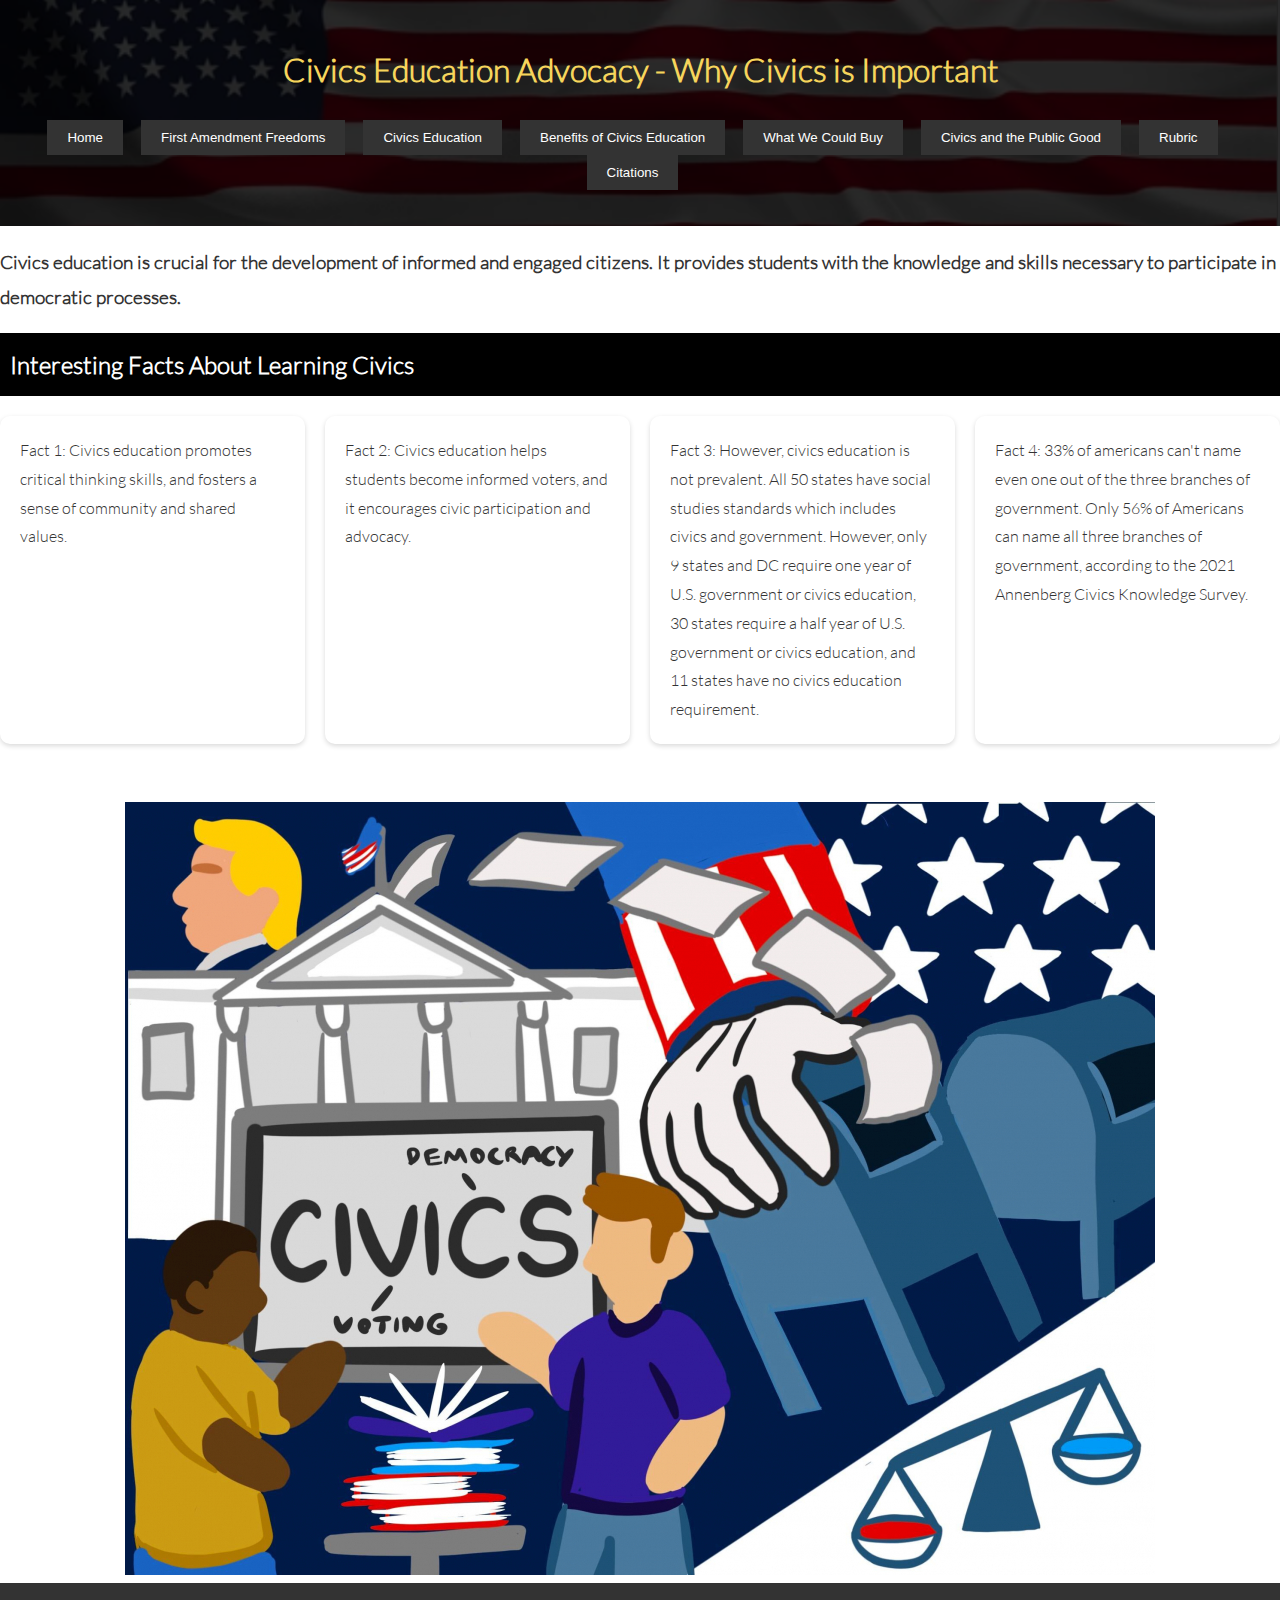
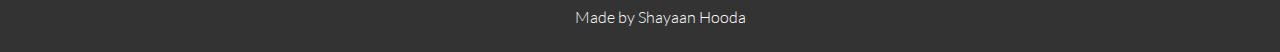
<file: index.html>
<!DOCTYPE html>
<html>
  <head>
    <title>Civics Education Advocacy</title>
    <link href="style.css" rel="stylesheet">
    <script src="script.js"></script>
   </head>
  <body>
    <header>
      <h1>Why Civics is Important</h1>
      <nav></nav>
    </header>
    <section>
      <p>Civics education is crucial for the development of informed and engaged citizens. It provides students with the knowledge and skills necessary to participate in democratic processes.</p>
    </section>
    <section>
      <h2>Interesting Facts About Learning Civics</h2>
      <div id="facts">
        <div class="fact collapsible">
          Fact 1: Civics education promotes critical thinking skills, and fosters a sense of community and shared values.
          <div class="content">
            <img src="img/creative.jpg" alt="Civics Learning" style="width: 100%;"/>
          </div>
        </div>
        <div class="fact collapsible">
          Fact 2: Civics education helps students become informed voters, and it encourages civic participation and advocacy.
          <div class="content">
            <img src="img/engage.jpg" alt="Civics Learning" style="width: 100%;"/>
          </div>
        </div>
        <div class="fact collapsible">
          Fact 3: However, civics education is not prevalent.  All 50 states have social studies standards which includes civics and government. However, only 9 states and DC require one year of U.S. government or civics education, 30 states require a half year of U.S. government or civics education, and 11 states have no civics education requirement.
          <div class="content">
            <img src="img/civicedu.jpg" alt="Civics Learning" style="width: 100%;"/>
          </div>
        </div>
        <div class="fact collapsible">
          Fact 4: 33% of americans can't name even one out of the three branches of government. Only 56% of Americans can name all three branches of government, according to the 2021 Annenberg Civics Knowledge Survey.
          <div class="content">
            <img src="img/threebranch.jpg" alt="Civics Learning" style="width: 100%;"/>
          </div>
        </div>
      </div>
    </section>
    <br><br>
    <section>
      <center><img src="civics.jpg" alt="Civics Learning" /></center>
    </section>
  </body>
</html>
</file>
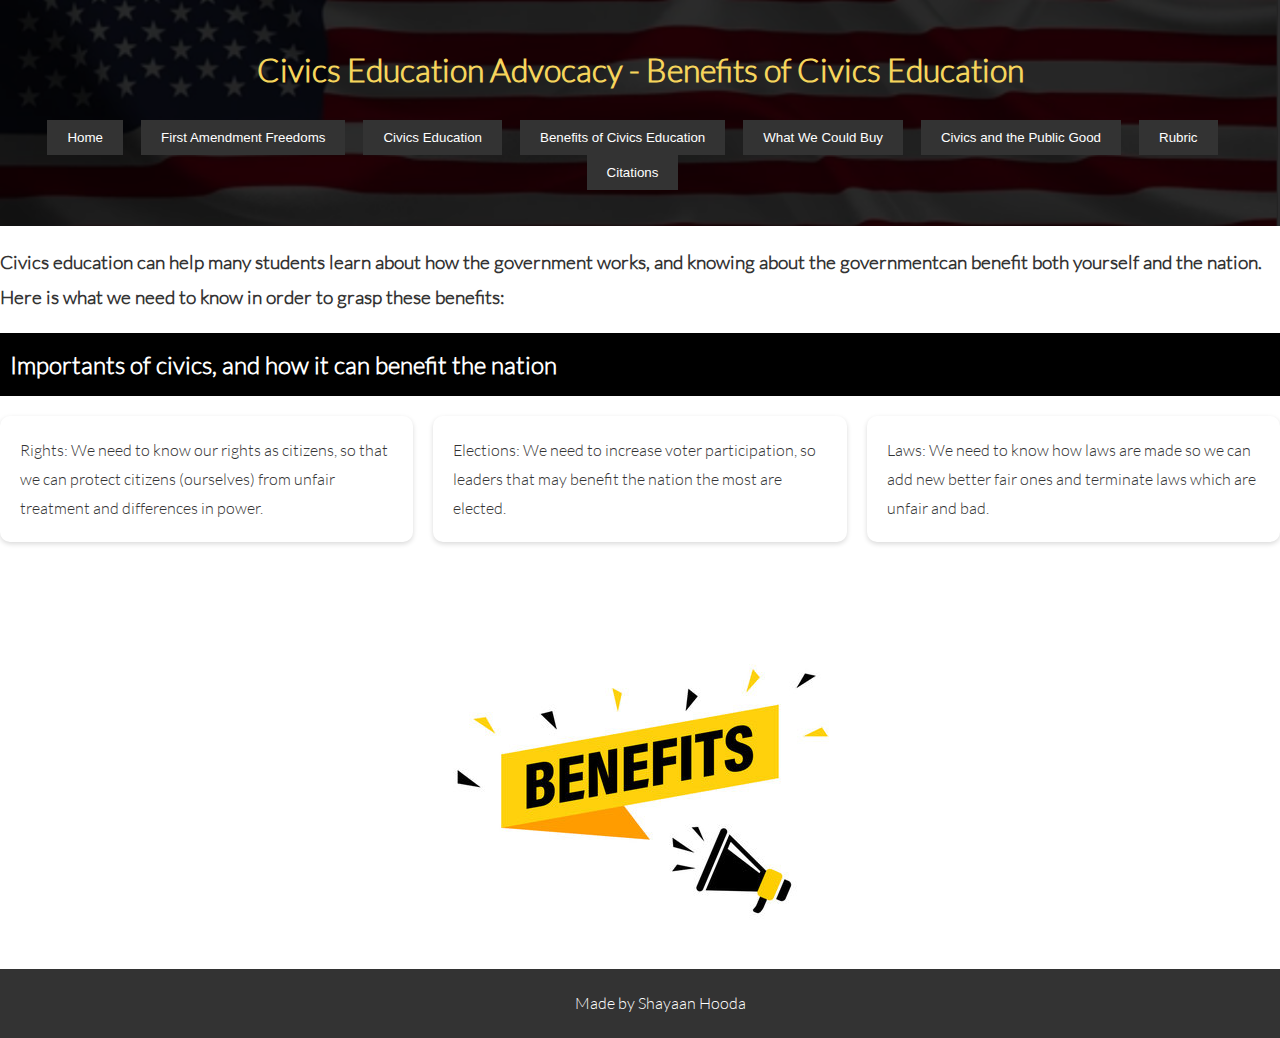
<file: benefits.html>
<!DOCTYPE html>
<html>
<head>
    <title>Benefits of Civics Education</title>
    <script src="script.js"></script>
    <link href="style.css" rel="stylesheet">
</head>
<body>
    <header>
        <h1>Benefits of Civics Education</h1>
<nav>
</nav>
    </header>
    <section>
        <p>Civics education can help many students learn about how the government works, and knowing about the governmentcan benefit both yourself and the nation. Here is what we need to know in order to grasp these benefits:</p>
    </section>
        <section>
      <h2>Importants of civics, and how it can benefit the nation</h2>
      <div id="facts">
        <div class="fact collapsible">
          Rights: We need to know our rights as citizens, so that we can protect citizens (ourselves) from unfair treatment and differences in power.
          <div class="content">
            <img src="img/rights.jpg" alt="Civics Learning" style="width: 100%;"/>
          </div>
        </div>
        <div class="fact collapsible">
          Elections: We need to increase voter participation, so leaders that may benefit the nation the most are elected.
          <div class="content">
            <img src="img/election.jpg" alt="Civics Learning" style="width: 100%;"/>
          </div>
        </div>
        <div class="fact collapsible">
          Laws: We need to know how laws are made so we can add new better fair ones and terminate laws which are unfair and bad.
          <div class="content">
            <img src="img/law.svg" alt="Civics Learning" style="width: 100%;"/>
          </div>
        </div>
      </div>
    </section>
        <br><br>
    <section>
      <img src="img/benefits.jpg" alt="Civics Learning" />
    </section>
</body>
</html>
</file>
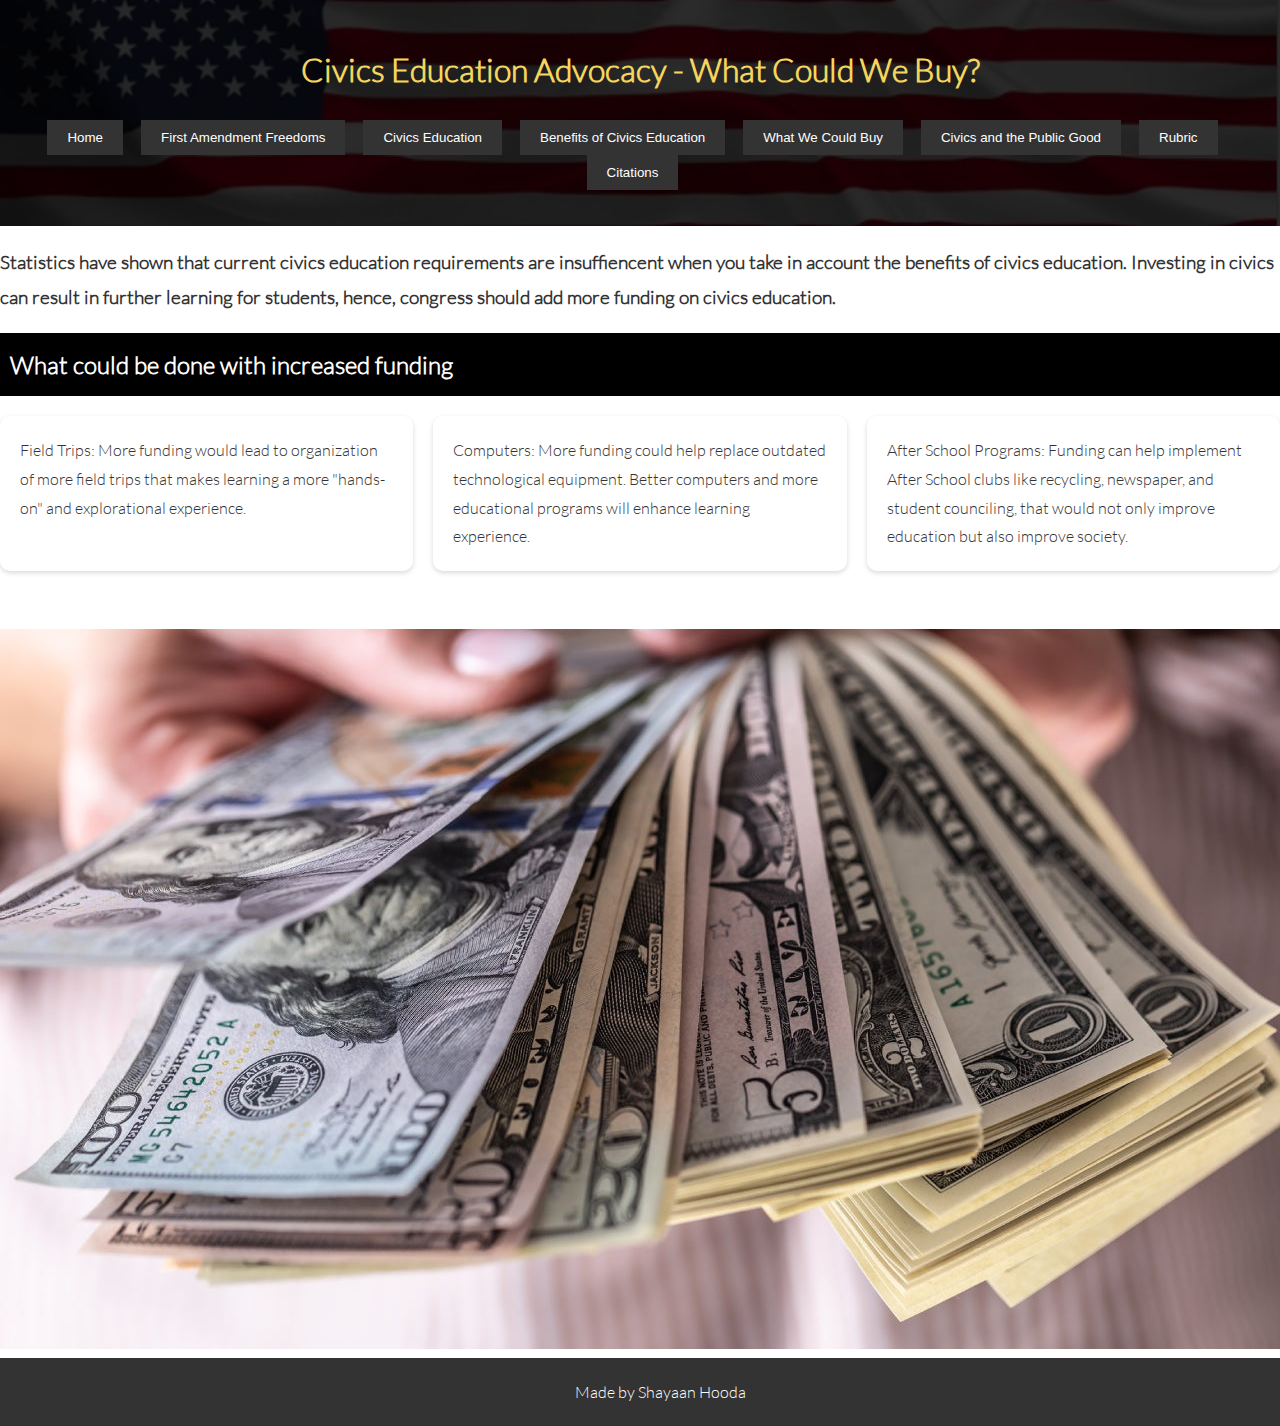
<file: buy.html>
<!DOCTYPE html>
<html>
<head>
    <title>What Could We Buy?</title>
    <script src="script.js"></script>
    <link href="style.css" rel="stylesheet">
</head>
<body>
    <header>
        <h1>What Could We Buy?</h1>
<nav>
</nav>
    </header>
    <section>
         <p>Statistics have shown that current civics education requirements are insuffiencent when you take in account the benefits of civics education. Investing in civics can result in further learning for students, hence, congress should add more funding on civics education.</p>
    </section>
        <section>
      <h2>What could be done with increased funding</h2>
      <div id="facts">
        <div class="fact collapsible">
          Field Trips: More funding would lead to organization of more field trips that makes learning a more &quot;hands-on&quot; and explorational experience.
          <div class="content">
            <img src="img/fieldtrip.jpg" alt="Civics Learning" style="width: 100%;"/>
          </div>
        </div>
        <div class="fact collapsible">
          Computers: More funding could help replace outdated technological equipment. Better computers and more educational programs will enhance learning experience.
          <div class="content">
            <img src="img/computer.jpg" alt="Civics Learning" style="width: 100%;"/>
          </div>
        </div>
        <div class="fact collapsible">
          After School Programs: Funding can help implement After School clubs like recycling, newspaper, and student counciling, that would not only improve education but also improve society.
          <div class="content">
            <img src="img/afterschool.jpg" alt="Civics Learning" style="width: 100%;"/>
          </div>
        </div>
      </div>
    </section>
        <br><br>
    <section>
      <img src="img/money.jpg" alt="Civics Learning" />
    </section>
</body>
</html>
</file>
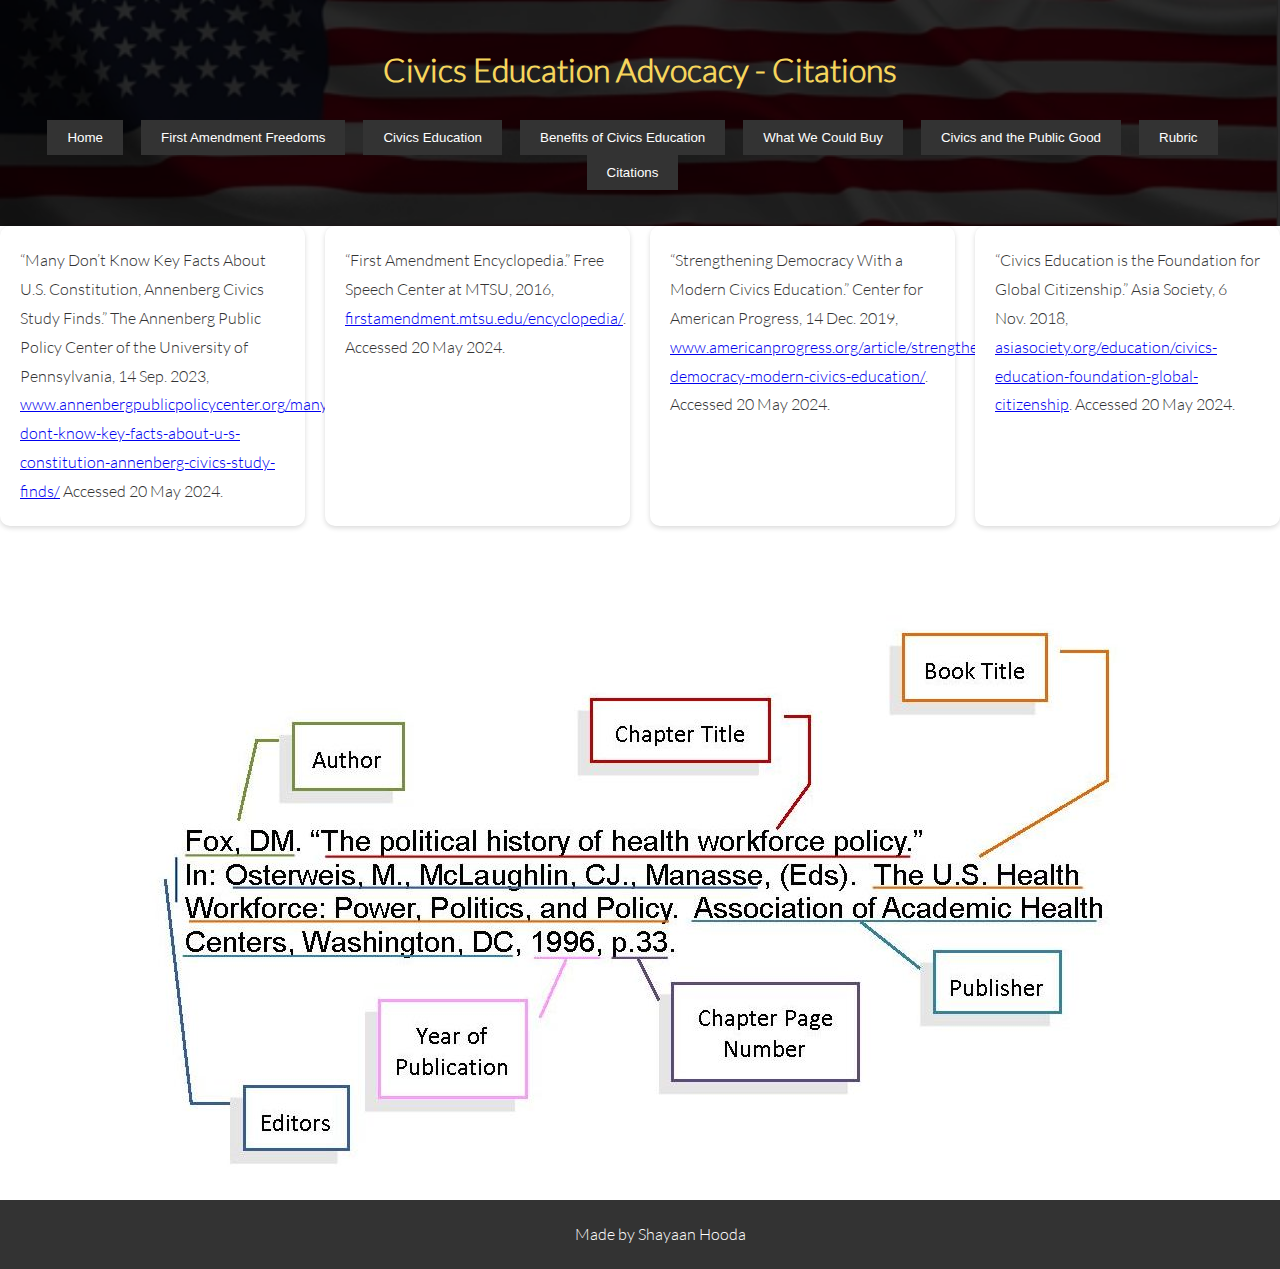
<file: citations.html>
<!DOCTYPE html>
<html>
<head>
    <title>Citations</title>
    <script src="script.js"></script>
    <link href="style.css" rel="stylesheet">
</head>
<body>
    <header>
        <h1>Citations</h1>
<nav>
</nav>
    </header>
        <section>
       <div id="facts">
        <div class="fact collapsible">
          “Many Don’t Know Key Facts About U.S. Constitution, Annenberg Civics Study Finds.” The Annenberg Public Policy Center of the University of Pennsylvania, 14 Sep. 2023, <a href="https://www.annenbergpublicpolicycenter.org/many-dont-know-key-facts-about-u-s-constitution-annenberg-civics-study-finds/">www.annenbergpublicpolicycenter.org/many-dont-know-key-facts-about-u-s-constitution-annenberg-civics-study-finds/</a> Accessed 20 May 2024.
          <div class="content">
            <img src="img/cite2.png" alt="Civics Learning" style="width: 100%;"/>
          </div>
        </div>
        <div class="fact collapsible">
          “First Amendment Encyclopedia.” Free Speech Center at MTSU, 2016, <a href="https://firstamendment.mtsu.edu/encyclopedia/">firstamendment.mtsu.edu/encyclopedia/</a>. Accessed 20 May 2024.
          <div class="content">
            <img src="img/cite3.png" alt="Civics Learning" style="width: 100%;"/>
          </div>
        </div>
        <div class="fact collapsible">
          “Strengthening Democracy With a Modern Civics Education.” Center for American Progress, 14 Dec. 2019, <a href="https://www.americanprogress.org/article/strengthening-democracy-modern-civics-education/">www.americanprogress.org/article/strengthening-democracy-modern-civics-education/</a>. Accessed 20 May 2024.
          <div class="content">
            <img src="img/cite4.png" alt="Civics Learning" style="width: 100%;"/>
          </div>
        </div>
        <div class="fact collapsible">
          “Civics Education is the Foundation for Global Citizenship.” Asia Society, 6 Nov. 2018, <a href="https://asiasociety.org/education/civics-education-foundation-global-citizenship">asiasociety.org/education/civics-education-foundation-global-citizenship</a>. Accessed 20 May 2024.
          <div class="content">
            <img src="img/cite5.jpg" alt="Civics Learning" style="width: 100%;"/>
          </div>
        </div>
      </div>
    </section>
        <br><br>
    <section>
      <img src="img/citations.jpg" alt="Civics Learning" />
    </section>
</body>
</html>
</file>
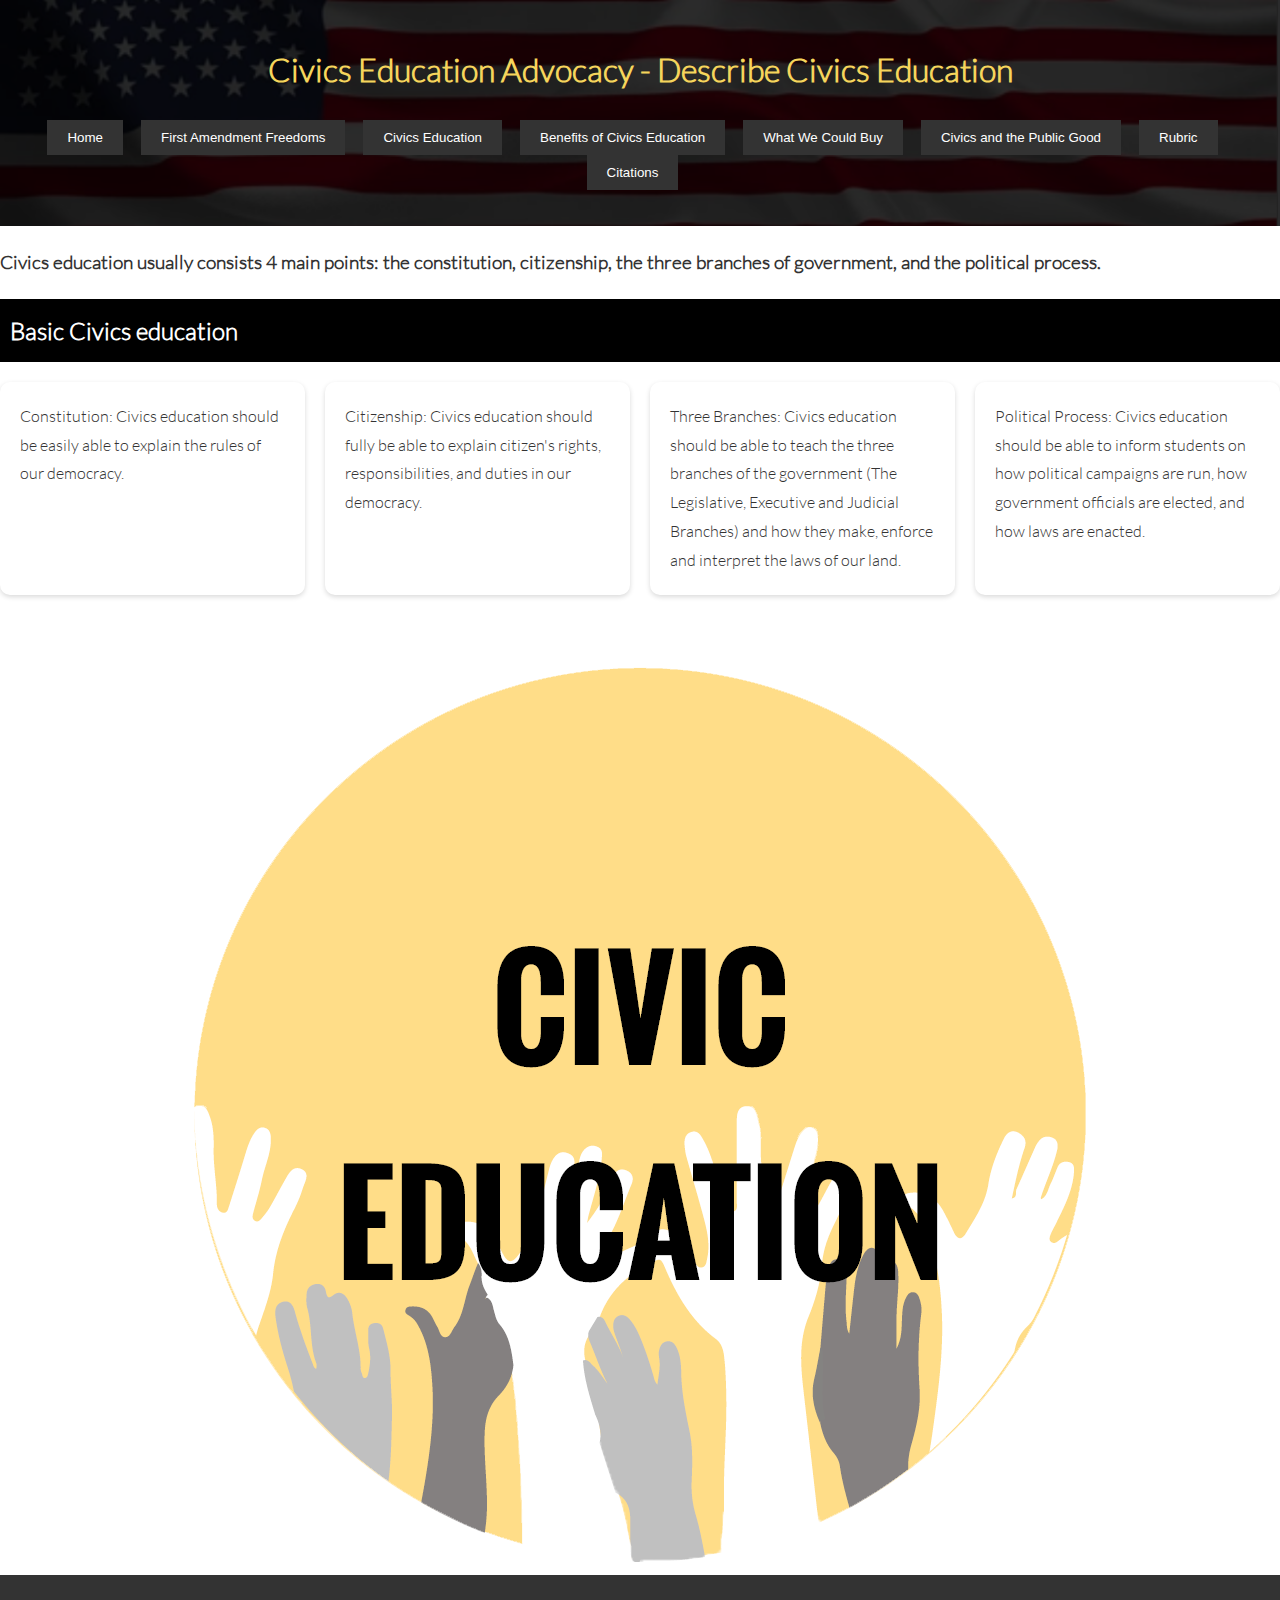
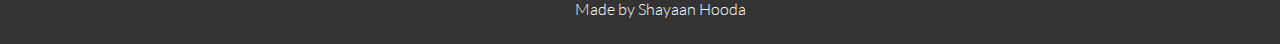
<file: civicsedu.html>
<!DOCTYPE html>
<html>
<head>
    <title>Describe Civics Education</title>
    <script src="script.js"></script>
    <link href="style.css" rel="stylesheet">
</head>
<body>
    <header>
        <h1>Describe Civics Education</h1>
<nav>
</nav>
    </header>
    <section>
                <p>Civics education usually consists 4 main points: the constitution, citizenship, the three branches of government, and the political process.</p>
    </section>
        <section>
      <h2>Basic Civics education</h2>
      <div id="facts">
        <div class="fact collapsible">
          Constitution: Civics education should be easily able to explain the rules of our democracy.
          <div class="content">
            <img src="img/constitution.jpg" alt="Civics Learning" style="width: 100%;"/>
          </div>
        </div>
        <div class="fact collapsible">
          Citizenship: Civics education should fully be able to explain citizen's rights, responsibilities, and duties in our democracy.
          <div class="content">
            <img src="img/citizenship.jpg" alt="Civics Learning" style="width: 100%;"/>
          </div>
        </div>
        <div class="fact collapsible">
          Three Branches: Civics education should be able to teach the three branches of the government (The Legislative, Executive and Judicial Branches) and how they make, enforce and interpret the laws of our land.
          <div class="content">
            <img src="img/threebranches.jpg" alt="Civics Learning" style="width: 100%;"/>
          </div>
        </div>
        <div class="fact collapsible">
          Political Process: Civics education should be able to inform students on how political campaigns are run, how government officials are elected, and how laws are enacted.
          <div class="content">
            <img src="img/polprocess.jpg" alt="Civics Learning" style="width: 100%;"/>
          </div>
        </div>
      </div>
    </section>
        <br><br>
    <section>
      <img src="img/civiceducation.jpg" alt="Civics Learning" />
    </section>
</body>
</html>
</file>
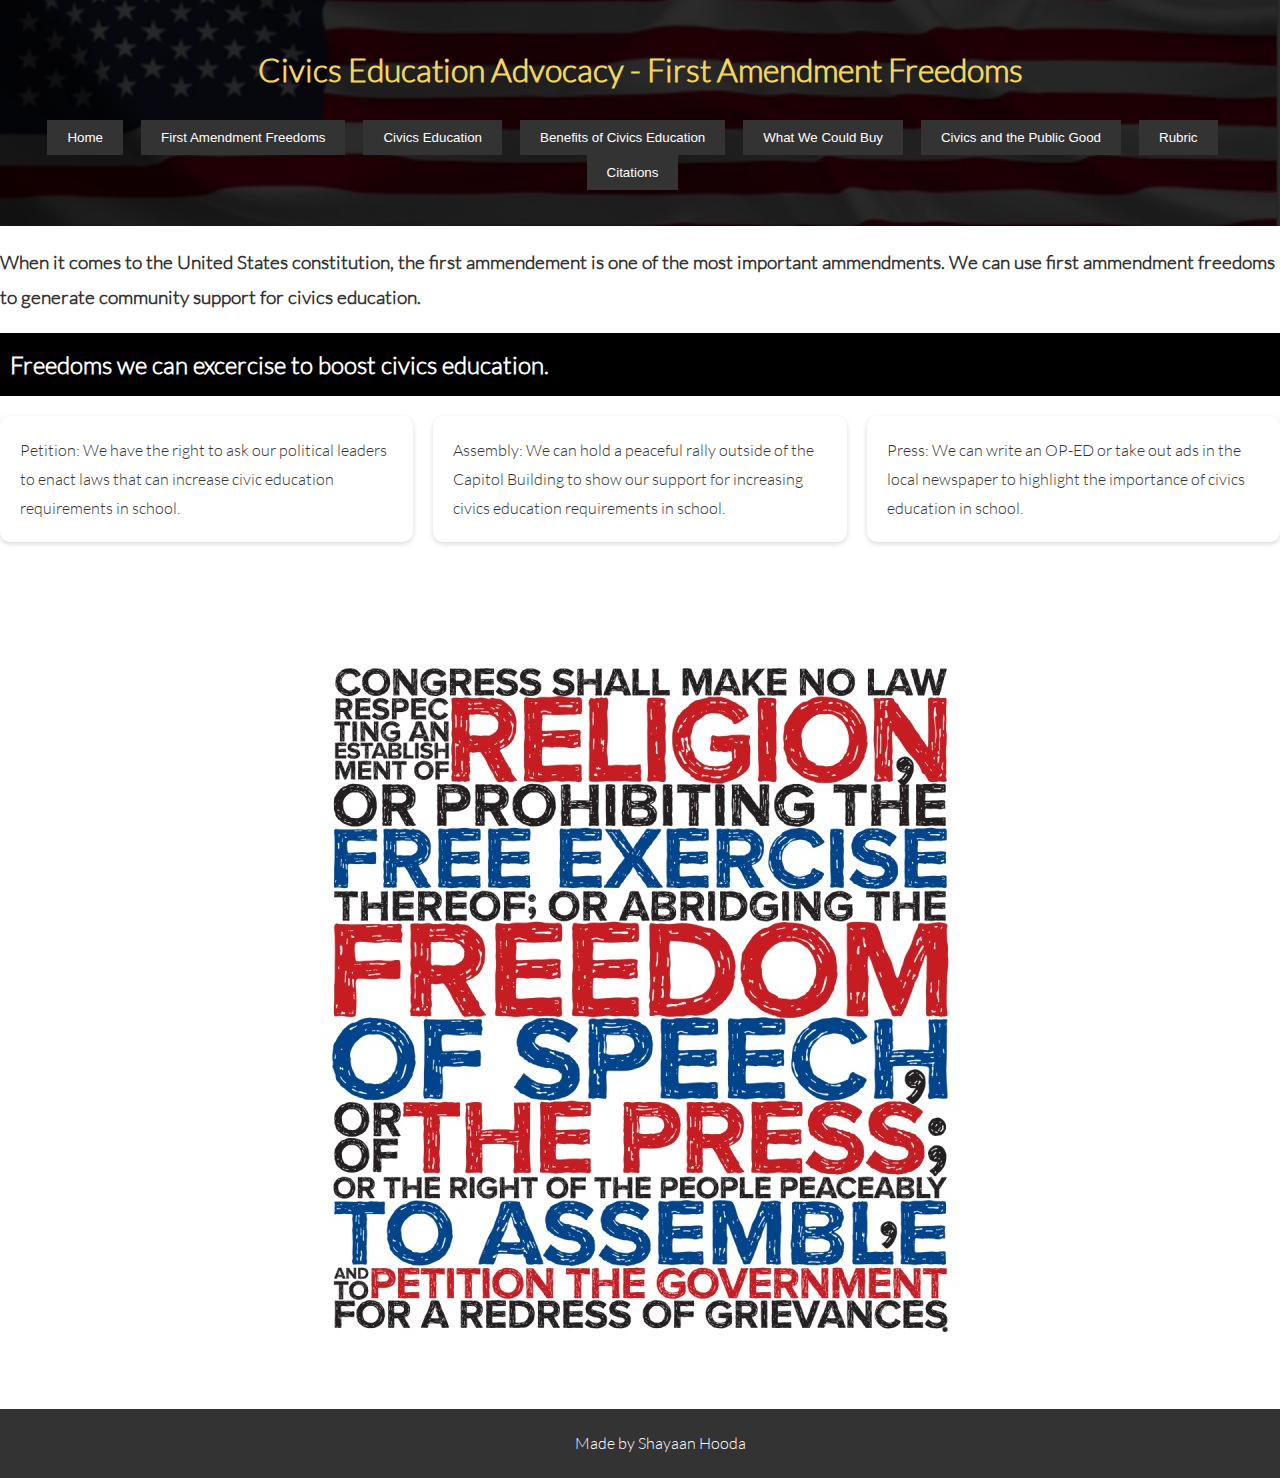
<file: firstammendment.html>
<!DOCTYPE html>
<html>
<head>
    <title>First Amendment Freedoms</title>
    <script src="script.js"></script>
    <link href="style.css" rel="stylesheet">
</head>
<body>
    <header>
        <h1>First Amendment Freedoms</h1>
<nav class="navbar">
</nav>
    </header>
    <section>
        <p>When it comes to the United States constitution, the first ammendement is one of the most important ammendments. We can use first ammendment freedoms to generate community support for civics education.</p>
    </section>
        <section>
      <h2>Freedoms we can excercise to boost civics education.</h2>
      <div id="facts">
        <div class="fact collapsible">
          Petition: We have the right to ask our political leaders to enact laws that can increase civic education requirements in school.
          <div class="content">
            <img src="img/petition.jpg" alt="Civics Learning" style="width: 100%;"/>
          </div>
        </div>
        <div class="fact collapsible">
          Assembly: We can hold a peaceful rally outside of the Capitol Building to show our support for increasing civics education requirements in school.
          <div class="content">
            <img src="img/assembly.jpg" alt="Civics Learning" style="width: 100%;"/>
          </div>
        </div>
        <div class="fact collapsible">
          Press: We can write an OP-ED or take out ads in the local newspaper to highlight the importance of civics education in school.
          <div class="content">
            <img src="img/press.jpg" alt="Civics Learning" style="width: 100%;"/>
          </div>
        </div>
      </div>
    </section>
        <br><br>
    <section>
        <center>
      <img src="img/1stAmendment.jpg" alt="Civics Learning" />
            </center>
    </section>
</body>
</html>
</file>
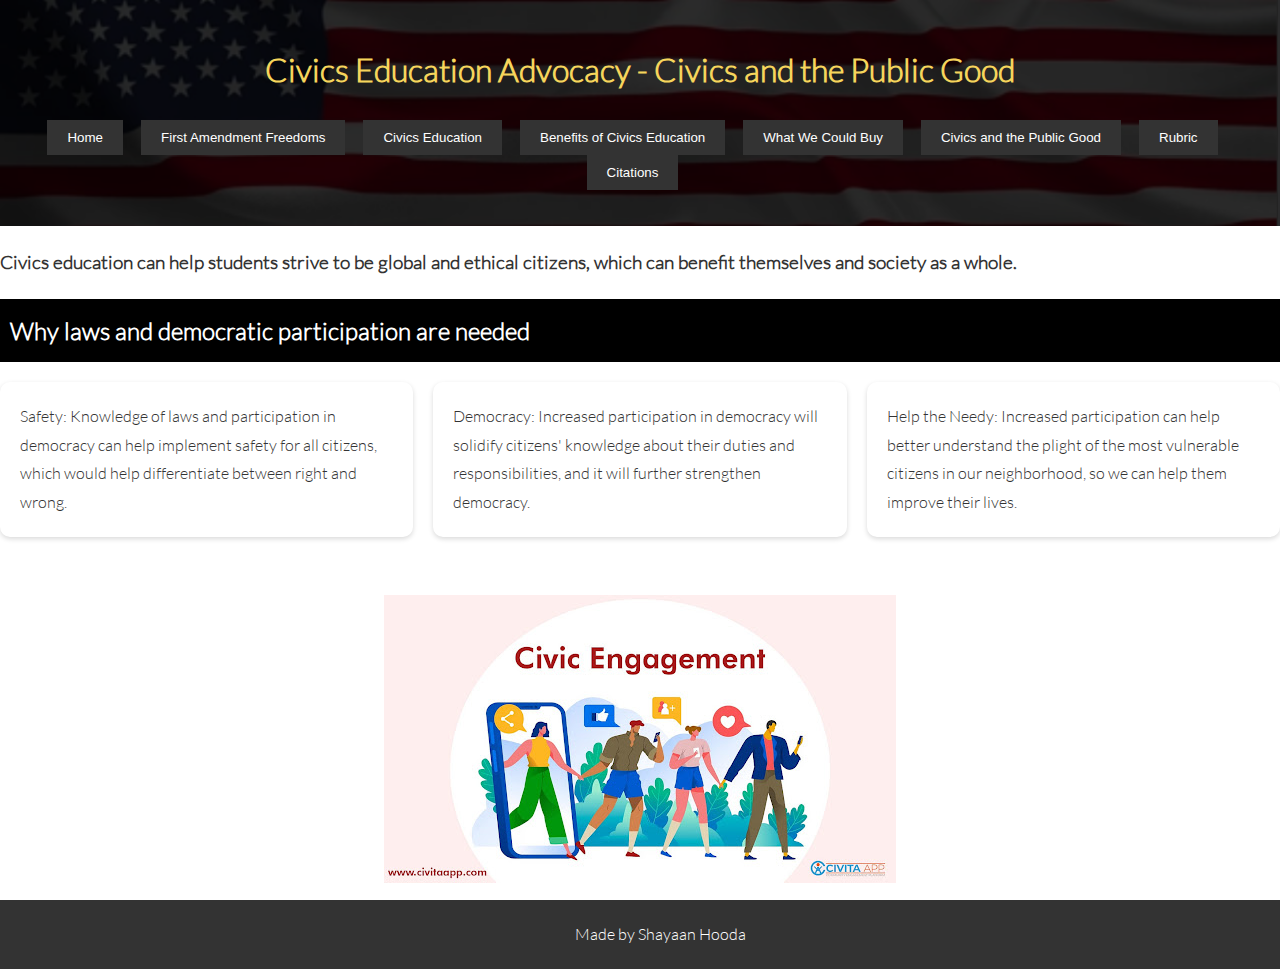
<file: publicgood.html>
<!DOCTYPE html>
<html>
<head>
    <title>Civics and the Public Good</title>
    <script src="script.js"></script>
    <link href="style.css" rel="stylesheet">
</head>
<body>
    <header>
        <h1>Civics and the Public Good</h1>
<nav>
</nav>
    </header>
    <section>
        <p>Civics education can help students strive to be global and ethical citizens, which can benefit themselves and society as a whole.</p>
    </section>
        <section>
      <h2>Why laws and democratic participation are needed</h2>
      <div id="facts">
        <div class="fact collapsible">
          Safety: Knowledge of laws and participation in democracy can help implement safety for all citizens, which would help differentiate between right and wrong.
          <div class="content">
            <img src="img/safety.jpg" alt="Civics Learning" style="width: 100%;"/>
          </div>
        </div>
        <div class="fact collapsible">
          Democracy: Increased participation in democracy will solidify citizens' knowledge about their duties and responsibilities, and it will further strengthen democracy.
            <div class="content">
            <img src="img/democracy.jpg" alt="Civics Learning" style="width: 100%;"/>
          </div>
        </div>
        <div class="fact collapsible">
          Help the Needy: Increased participation can help better understand the plight of the most vulnerable citizens in our neighborhood, so we can help them improve their lives.
          <div class="content">
            <img src="img/needy.jpg" alt="Civics Learning" style="width: 100%;"/>
          </div>
        </div>
      </div>
    </section>
        <br><br>
    <section>
      <img src="img/pubgood.jpg" alt="Civics Learning" />
    </section>
</body>
</html>
</file>
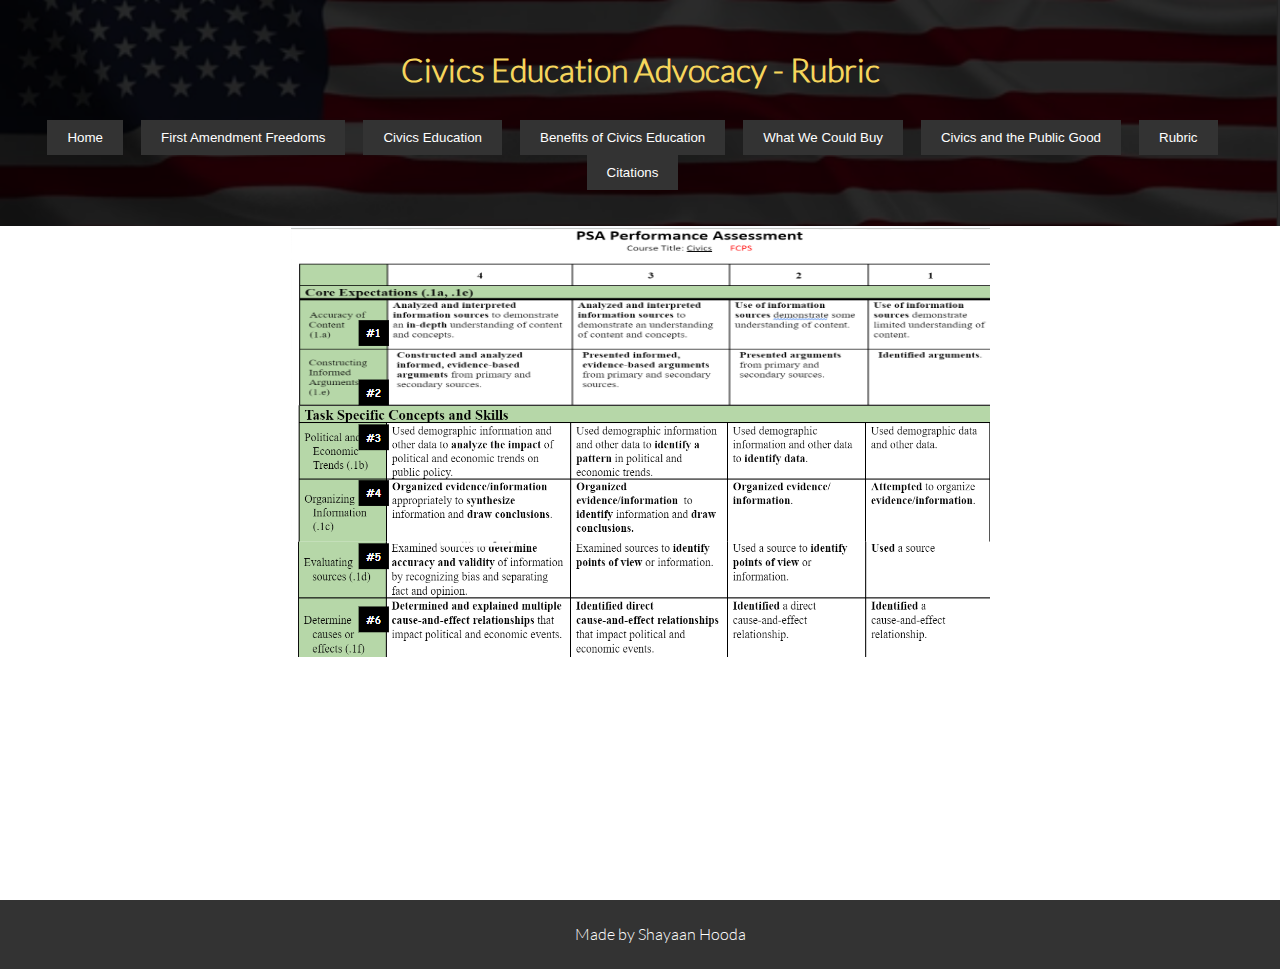
<file: rubric.html>
<!DOCTYPE html>
<html>
  <head>
    <title>Rubric</title>
    <link href="style.css" rel="stylesheet">
  </head>
  <body>
    <header>
      <h1>Rubric</h1>
      <nav></nav>
    </header>
    <section>
      <center><img src="rubric.jpg" alt="Rubric" /></center>
    </section>
    <footer> Made by Shayaan Hooda </footer>
    <script src="script.js"></script>
  </body>
</html>
</file>
<file: style.css>
@font-face {
  font-family: 'latolight';
  src: url('fonts/Lato-Light.woff') format('woff');
  font-weight: normal;
  font-style: normal;
}
@keyframes animatetop {
  from {
    top: -300px;
    opacity: 0;
  }

  to {
    top: 0;
    opacity: 1;
  }
}
*:not(footer):not(img){
  position:relative;
animation:animatetop 0.4s;
}
html{
  position: relative;
  min-height: 100%;
}
body {
  font-family: 'latolight';
  background-color: #ffffff;
  color: #333;
  height: 100%;
  min-height: 100vh;
  line-height: 1.8;
  margin: 0;
  padding: 0;
  overflow-x: hidden;
}

body h2 {
  margin-top: 0;
  color: #ffffff; 
  background-color: #000000; 
  padding: 10px; 
}
header {
  background-image: url("img/background.png");
  background-repeat: no-repeat;
  background-position: center;
  background-size: cover;
  background-color: #161421;
  color: #F6D55C;
  padding: 20px;
  text-align: center;
}

nav ul {
  list-style-type: none;
  color: #161421;
  padding: 0;
}

nav ul li {
  display: inline;
  margin-right: 15px;
}

nav ul li a {
  color: #fff;
  text-decoration: none;
}
button {
  background-color: #333;
  color: #fff;
  padding: 10px 20px;
  border: none;
  cursor: pointer;
}
button:hover {
  background-color: #555;
}
main {
  padding: 20px;
}

#facts {
  display: grid;
  grid-template-columns: repeat(auto-fit, minmax(200px, 1fr));
  gap: 20px;
}

.fact {
  padding: 20px;
  background-color: #fff;
  border-radius: 10px;
  box-shadow: 0 2px 5px rgba(0, 0, 0, 0.15);
  transition: transform .3s;
  cursor: pointer;
}

.fact:hover {
  transform: scale(1.05);
}
p{
  font-size: 19px;
  font-weight: bold;
}
.fact p {
  font-size: 0.9em;
  line-height: 1.4;
}
img{
  margin-left: auto;
  margin-right: auto;
}
.content {
  padding: 0 18px;
  max-height: 0;
  overflow: hidden;
  transition: max-height 0.2s ease-out;
  background-color: #f1f1f1;
}
footer {
  position: absolute;
  top: 100%;
  width: 100%;
  background-color: #333;
  color: #fff;
  text-align: center;
  padding: 20px;
}
</file>
